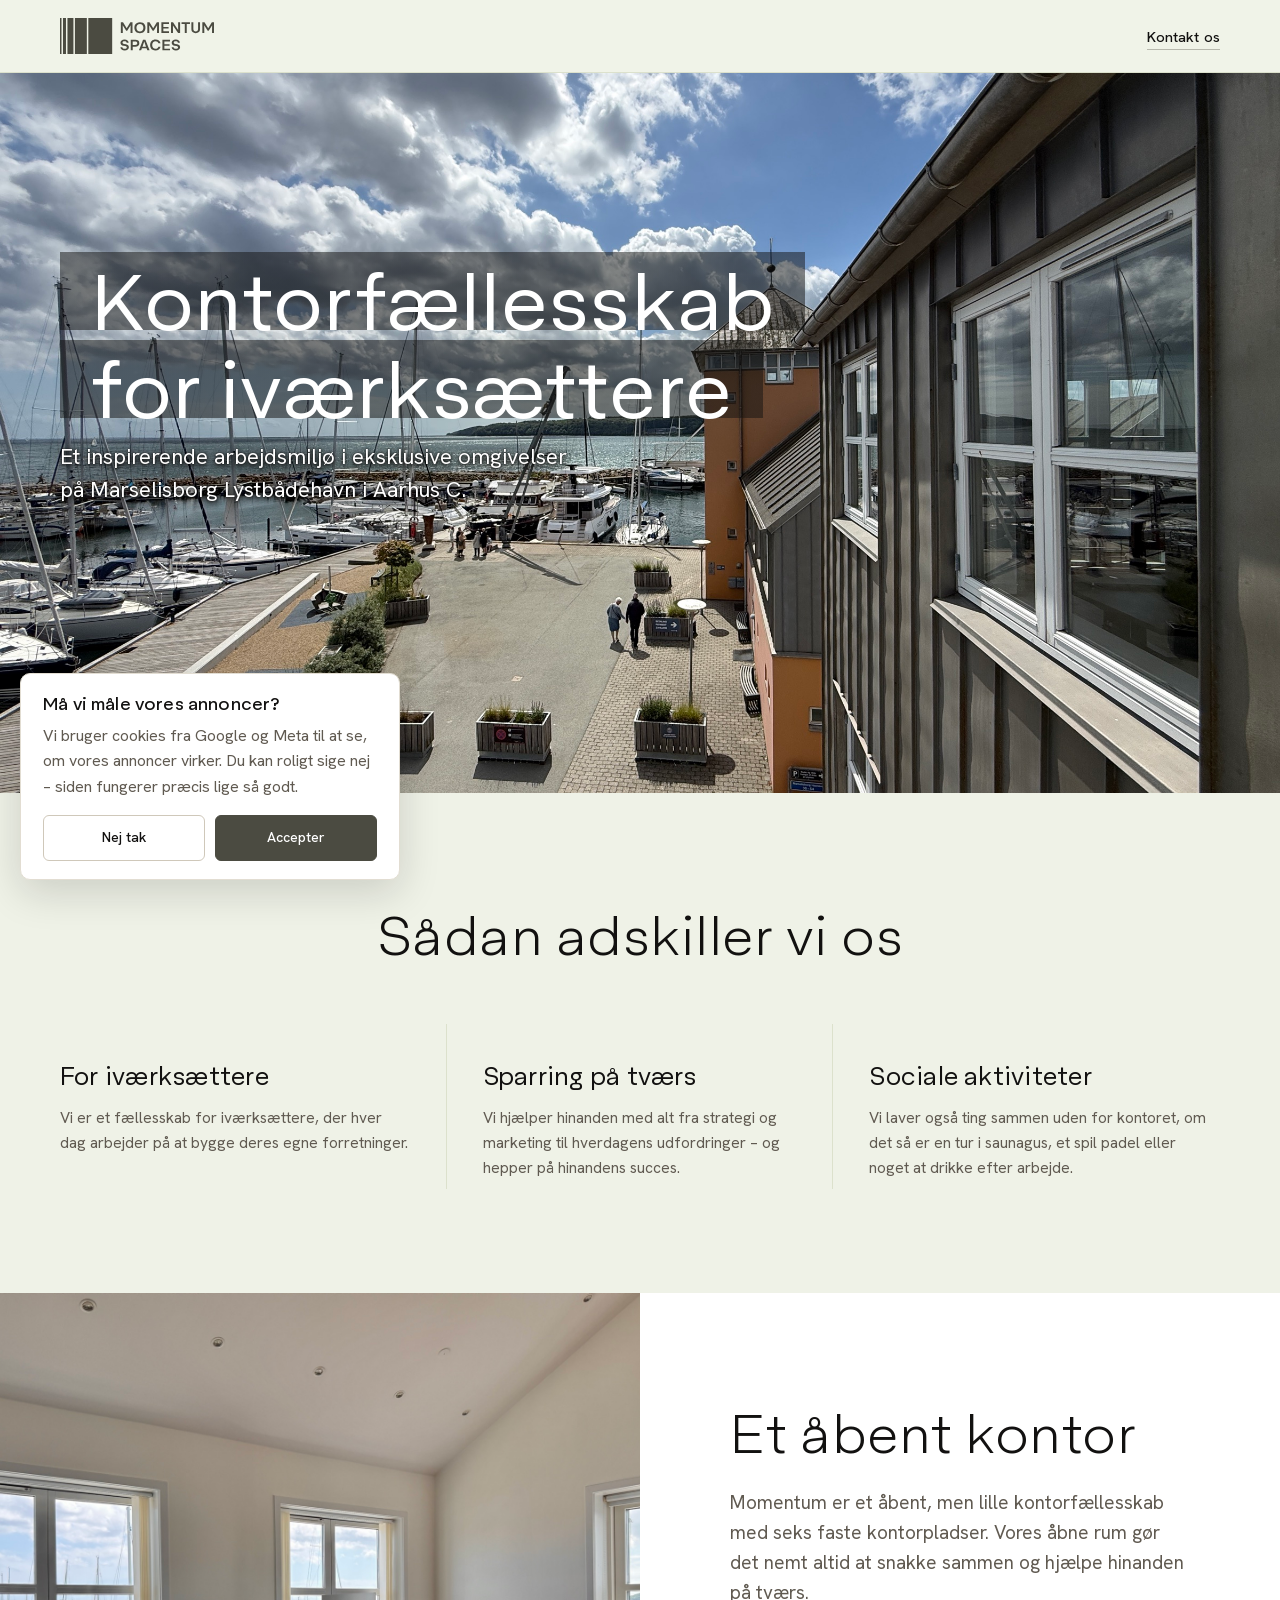
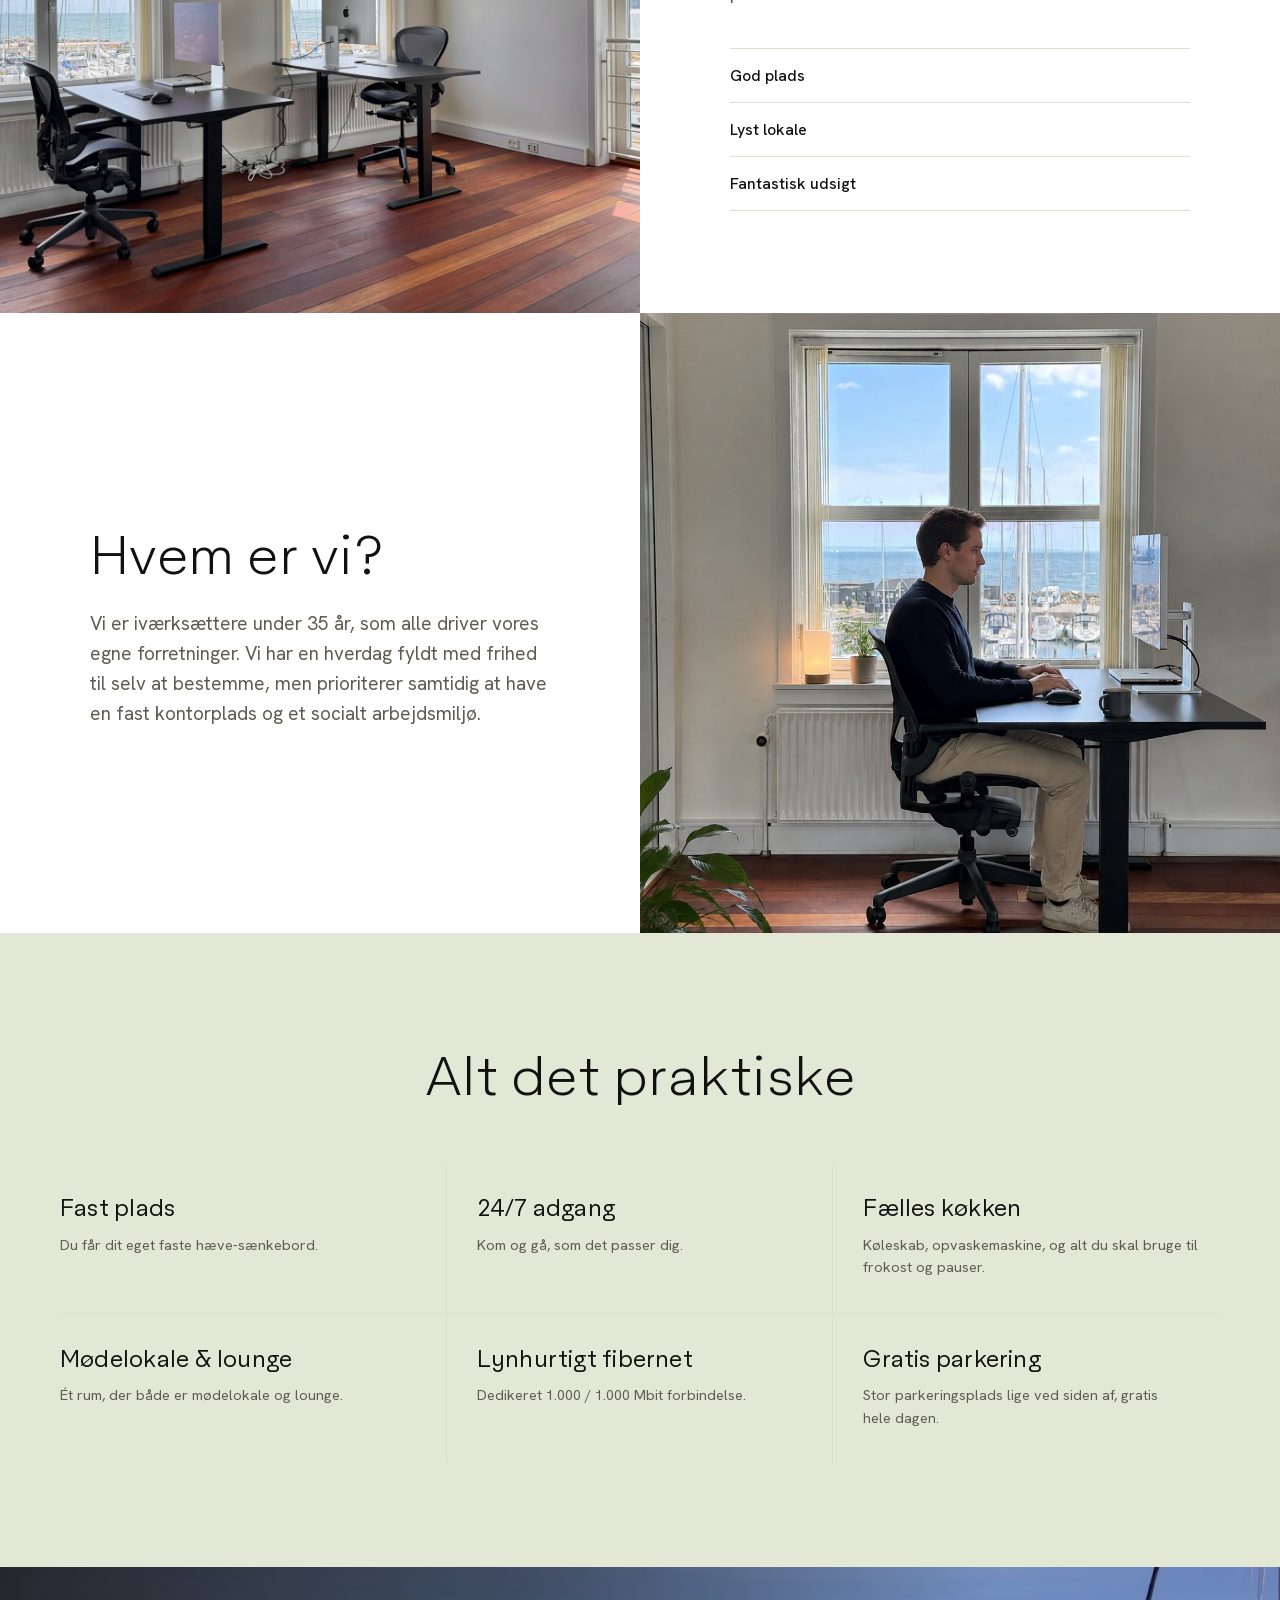
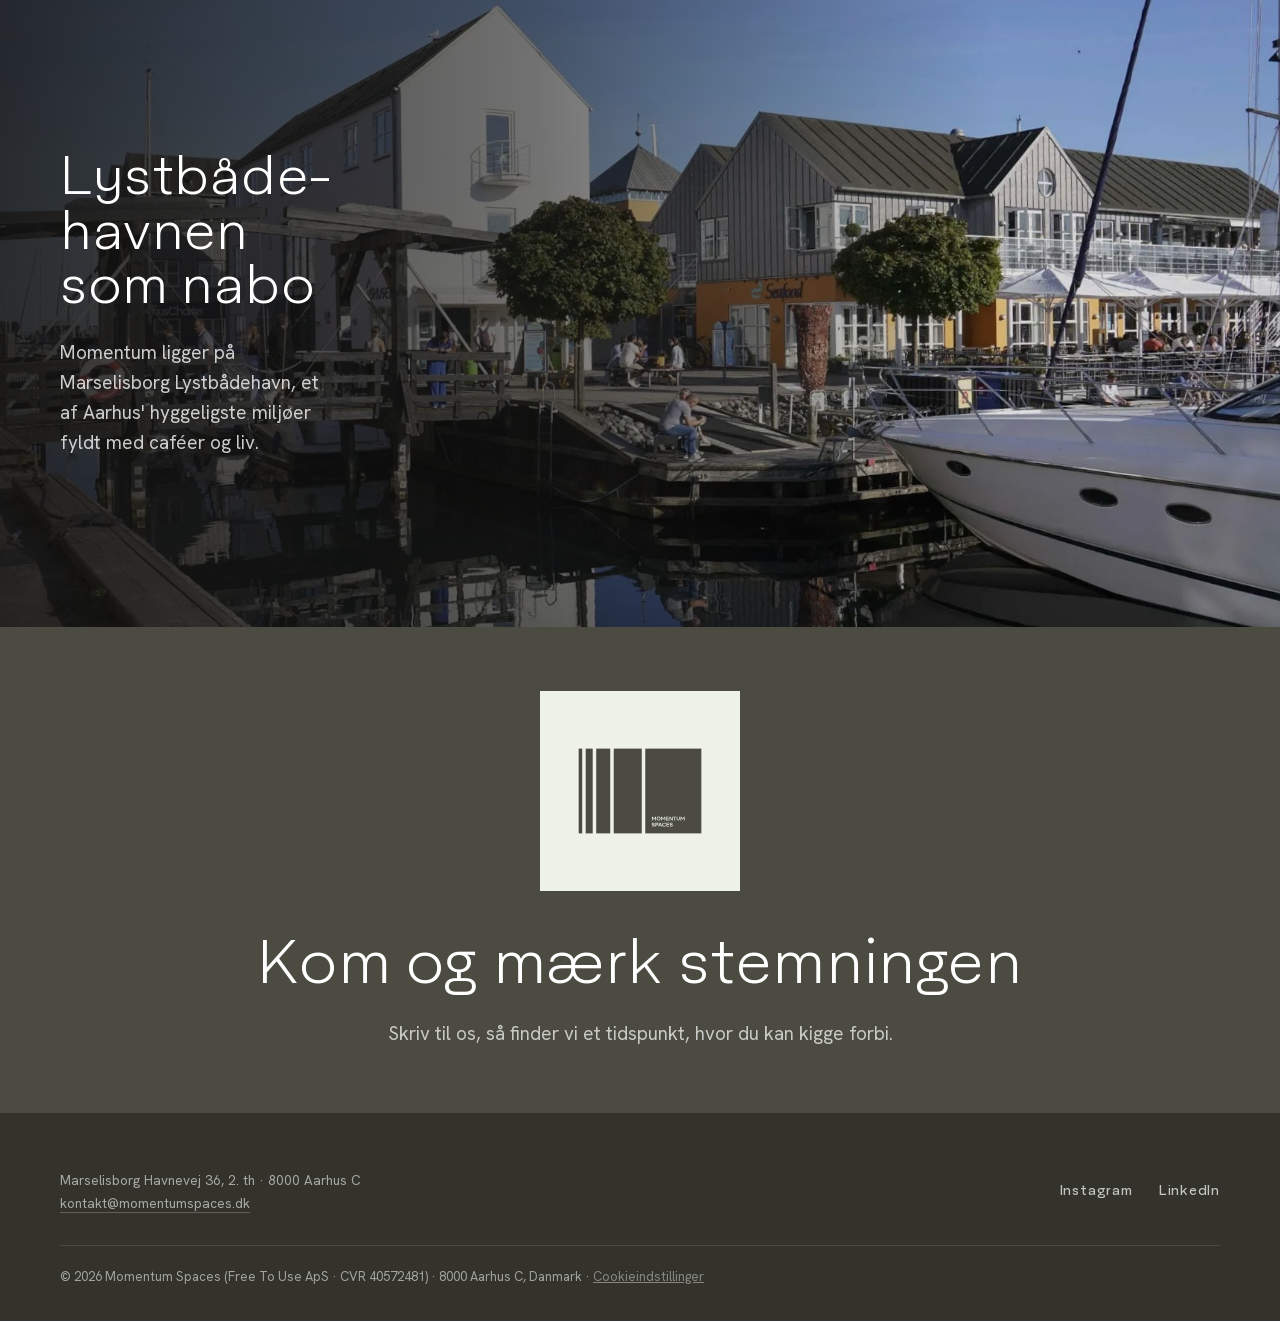
<file: index.html>
<!DOCTYPE html>
<html lang="da">
<head>
<meta charset="utf-8">
<meta name="viewport" content="width=device-width, initial-scale=1">

<title>Momentum Spaces · Kontorfællesskab for iværksættere i Aarhus C</title>
<meta name="description" content="Momentum er et lille, eksklusivt kontorfællesskab for iværksættere på Marselisborg Lystbådehavn i Aarhus C med seks faste pladser, fantastisk udsigt og et stærkt fællesskab.">
<link rel="canonical" href="https://momentumspaces.dk/">
<meta name="theme-color" content="#EFF2E7">

<!-- Domæneverifikation hos Meta — må ikke fjernes, ellers falder
     verifikationen ud, og annoncemålingen på iOS holder op med at virke. -->
<meta name="facebook-domain-verification" content="yc45fjtcq6cp957ixc5tddxun9imob" />

<!-- Open Graph / social sharing -->
<meta property="og:type" content="website">
<meta property="og:locale" content="da_DK">
<meta property="og:site_name" content="Momentum Spaces">
<meta property="og:title" content="Kontorfællesskab for iværksættere i Aarhus C">
<meta property="og:description" content="Et lille, eksklusivt kontorfællesskab for iværksættere på Marselisborg Lystbådehavn i Aarhus C.">
<meta property="og:url" content="https://momentumspaces.dk/">
<meta property="og:image" content="https://momentumspaces.dk/assets/img/og-image.jpg">
<meta property="og:image:width" content="1200">
<meta property="og:image:height" content="630">
<meta name="twitter:card" content="summary_large_image">

<link rel="icon" href="assets/img/favicon.svg" type="image/svg+xml">
<link rel="apple-touch-icon" href="assets/img/apple-touch-icon.png">

<link rel="preload" as="image" href="assets/photos/havnen.jpg" fetchpriority="high">
<link rel="stylesheet" href="assets/css/main.css?v=13">

<script type="application/ld+json">
{
  "@context": "https://schema.org",
  "@type": "LocalBusiness",
  "name": "Momentum Spaces",
  "alternateName": "Momentum",
  "legalName": "Free To Use ApS",
  "vatID": "DK40572481",
  "taxID": "40572481",
  "description": "Et lille, eksklusivt kontorfællesskab for iværksættere på Marselisborg Lystbådehavn i Aarhus C.",
  "url": "https://momentumspaces.dk/",
  "image": "https://momentumspaces.dk/assets/img/og-image.jpg",
  "sameAs": [
    "https://www.instagram.com/momentum.spaces",
    "https://www.linkedin.com/company/momentum-spaces",
    "https://www.wikidata.org/wiki/Q140676335",
    "https://www.crunchbase.com/organization/momentum-spaces",
    "https://www.f6s.com/momentum-spaces",
    "https://thehub.io/startups/momentum-spaces",
    "https://www.facebook.com/momentumspaces"
  ],
  "address": {
    "@type": "PostalAddress",
    "streetAddress": "Marselisborg Havnevej 36, 2. th",
    "postalCode": "8000",
    "addressLocality": "Aarhus C",
    "addressCountry": "DK"
  },
  "geo": {
    "@type": "GeoCoordinates",
    "latitude": 56.1386191,
    "longitude": 10.2158871
  }
}
</script>

<!-- Umami — privacy-venligt, cookieløst analytics (kræver ikke samtykke) -->
<script defer src="https://cloud.umami.is/script.js" data-website-id="ba3bad6b-c163-4bc9-8c1c-be259ec3c317"></script>

<!-- ============================================================
     Annoncemåling — Google Ads (Consent Mode v2, basic) + Meta Pixel.
     Begge tags indlæses FØRST, når brugeren aktivt har sagt ja.
     Siger brugeren nej, hentes intet fra hverken Google eller Meta,
     og der sættes ingen cookies. Umami ovenfor er cookieløst og
     kører altid.
     ============================================================ -->
<script>
(function () {
  /* --- 1) Consent-defaults skal sættes, før Google-tagget indlæses --- */
  window.dataLayer = window.dataLayer || [];
  window.gtag = function () { window.dataLayer.push(arguments); };
  gtag('consent', 'default', {
    ad_storage: 'denied',
    ad_user_data: 'denied',
    ad_personalization: 'denied',
    analytics_storage: 'denied',
    wait_for_update: 500
  });

  /* --- 2) UDSKIFT DISSE TO LINJER, når kontoen er oprettet ---------
     ADS_ID     : dit konto-id, fx 'AW-123456789'
     CONV_LABEL : konverterings-id/label, fx 'AW-123456789/AbC-D_efGh'
     Så længe der står X'er i værdierne, indlæses Google slet ikke,
     og banneret vises ikke. Siden kan altså ligge live imens.       */
  var ADS_ID     = 'AW-18233500939';
  var CONV_LABEL = 'AW-18233500939/6anhCLHnqtccEIvKtPZD';

  /* --- 2b) Meta Pixel (dataset-ID fra Events Manager) --------------
     Samme princip som Google: intet hentes fra Meta, før brugeren
     har trykket Accepter.                                          */
  var META_ID = '1738677483847168';

  var CONFIGURED = ADS_ID.indexOf('X') === -1;
  var STORE_KEY  = 'momentum-samtykke';
  var loaded     = false;
  var metaLoaded = false;

  function loadGoogleTag() {
    if (loaded || !CONFIGURED) return;
    loaded = true;
    var s = document.createElement('script');
    s.async = true;
    s.src = 'https://www.googletagmanager.com/gtag/js?id=' + ADS_ID;
    document.head.appendChild(s);
    gtag('js', new Date());
    gtag('config', ADS_ID);
  }

  function loadMetaPixel() {
    if (metaLoaded || META_ID.indexOf('X') !== -1) return;
    metaLoaded = true;
    /* Metas egen stub, men først oprettet efter samtykke */
    var n = window.fbq = function () {
      n.callMethod ? n.callMethod.apply(n, arguments) : n.queue.push(arguments);
    };
    if (!window._fbq) window._fbq = n;
    n.push = n; n.loaded = true; n.version = '2.0'; n.queue = [];
    var t = document.createElement('script');
    t.async = true;
    t.src = 'https://connect.facebook.net/en_US/fbevents.js';
    document.head.appendChild(t);
    fbq('init', META_ID);
    fbq('track', 'PageView');
  }

  function grant() {
    gtag('consent', 'update', {
      ad_storage: 'granted',
      ad_user_data: 'granted',
      ad_personalization: 'granted',
      analytics_storage: 'granted'
    });
    loadGoogleTag();
    loadMetaPixel();
  }

  /* Genskab tidligere valg ved næste besøg */
  var saved = null;
  try { saved = window.localStorage.getItem(STORE_KEY); } catch (e) {}
  if (saved === 'ja') grant();

  /* --- 3) Offentligt API, som resten af siden bruger -------------- */
  window.momentumConsent = {
    configured: CONFIGURED,
    saved: saved,
    accept: function () {
      try { window.localStorage.setItem(STORE_KEY, 'ja'); } catch (e) {}
      grant();
    },
    decline: function () {
      try { window.localStorage.setItem(STORE_KEY, 'nej'); } catch (e) {}
    },
    reset: function () {
      try { window.localStorage.removeItem(STORE_KEY); } catch (e) {}
    },
    /* Kaldes når nogen klikker på en mailadresse = vores konvertering */
    trackContact: function () {
      if (window.umami) { try { window.umami.track('kontakt-klik'); } catch (e) {} }
      if (loaded && CONV_LABEL.indexOf('X') === -1) {
        gtag('event', 'conversion', { send_to: CONV_LABEL });
      }
      if (metaLoaded && window.fbq) {
        try { fbq('track', 'Contact'); } catch (e) {}
      }
    }
  };
})();
</script>

<style>
/* Cookiebanner — matcher sidens palet, ingen eksterne afhængigheder */
.mw2-consent{position:fixed;left:20px;bottom:20px;z-index:9999;max-width:380px;
  background:var(--paper,#fff);color:var(--ink,#121110);border:1px solid var(--n-200,#E2DDD2);
  border-radius:10px;padding:22px 22px 18px;box-shadow:0 12px 40px rgba(18,17,16,.16);
  font-family:"Hanken Grotesk",system-ui,sans-serif;font-size:14.5px;line-height:1.55;
  opacity:0;transform:translateY(10px);transition:opacity .28s ease,transform .28s ease}
.mw2-consent[data-vis="1"]{opacity:1;transform:translateY(0)}
.mw2-consent h2{font-family:"Aktifo A","Hanken Grotesk",system-ui,sans-serif;
  font-size:17px;font-weight:500;margin:0 0 8px;letter-spacing:.01em}
.mw2-consent p{margin:0 0 16px;color:var(--n-600,#605A51)}
.mw2-consent-row{display:flex;gap:10px}
.mw2-consent button{flex:1 1 0;font:inherit;font-weight:500;font-size:14px;cursor:pointer;
  padding:11px 14px;border-radius:6px;transition:background .18s ease,border-color .18s ease}
.mw2-consent .mw2-consent-no{background:transparent;color:var(--ink,#121110);
  border:1px solid var(--n-300,#CFC8BA)}
.mw2-consent .mw2-consent-no:hover{background:var(--bone,#F7F5F0)}
.mw2-consent .mw2-consent-yes{background:var(--moss,#4B4B41);color:#fff;border:1px solid var(--moss,#4B4B41)}
.mw2-consent .mw2-consent-yes:hover{background:var(--moss-deep,#33332C);border-color:var(--moss-deep,#33332C)}
.mw2-consent button:active{transform:scale(.985)}
.mw2-consent-reopen{background:none;border:0;padding:0;font:inherit;font-size:inherit;
  color:inherit;opacity:.75;cursor:pointer;text-decoration:underline}
.mw2-consent-reopen:hover{opacity:1}
@media (max-width:560px){.mw2-consent{left:12px;right:12px;bottom:12px;max-width:none}}
@media (prefers-reduced-motion:reduce){.mw2-consent{transition:none}}
</style>
</head>

<body>

<header class="mw2-header">
  <div class="mw2-header-inner">
    <a class="mw2-brand" href="#top" aria-label="Momentum — til toppen">
      <img class="mw2-brand-logo" src="assets/img/logo-full-ink.svg" alt="Momentum Spaces">
    </a>
    <a class="mw2-header-cta" data-email href="#kontakt">Kontakt os</a>
  </div>
</header>

<main>

  <!-- HERO — full-bleed harbour photo -->
  <section class="mw2-hero" id="top">
    <div class="mw2-hero-grid">
      <div class="mw2-hero-top">
        <h1 class="mw2-hero-h1"><span class="mw2-mark">Kontorfællesskab<br>for iværksættere</span></h1>
      </div>
      <div class="mw2-hero-bottom">
        <p class="mw2-hero-lead">Et inspirerende arbejdsmiljø i eksklusive omgivelser<br>på Marselisborg Lystbådehavn i Aarhus C.</p>
      </div>
    </div>
  </section>

  <!-- PRINCIPPER — light band -->
  <section class="mw2-section" id="principper" style="background: var(--sage);">
    <div class="mw2-wrap">
      <div class="mw2-head mw2-head-center">
        <h2 class="mw2-h2">Sådan adskiller vi os</h2>
      </div>
      <div class="mw2-principles">
        <div class="mw2-principle">
          <h3 class="mw2-principle-t">For iværksættere</h3>
          <p class="mw2-principle-d">Vi er et fællesskab for iværksættere, der hver dag arbejder på at bygge deres egne forretninger.</p>
        </div>
        <div class="mw2-principle">
          <h3 class="mw2-principle-t">Sparring på tværs</h3>
          <p class="mw2-principle-d">Vi hjælper hinanden med alt fra strategi og marketing til hverdagens udfordringer – og hepper på hinandens succes.</p>
        </div>
        <div class="mw2-principle">
          <h3 class="mw2-principle-t">Sociale aktiviteter</h3>
          <p class="mw2-principle-d">Vi laver også ting sammen uden for kontoret, om det så er en tur i saunagus, et spil padel eller noget at drikke efter arbejde.</p>
        </div>
      </div>
    </div>
  </section>

  <!-- STEDET — split: photo left, text right -->
  <section class="mw2-split" id="lokaler">
    <div class="mw2-split-media">
      <img src="assets/photos/kontor-nyt.jpg" alt="Åbent kontor med skriveborde og udsigt over havnen" style="object-position: center 60%;" loading="lazy">
    </div>
    <div class="mw2-split-text mw2-split-paper">
      <h2 class="mw2-h2">Et åbent kontor</h2>
      <p class="mw2-lead">Momentum er et åbent, men lille kontorfællesskab med seks faste kontorpladser. Vores åbne rum gør det nemt altid at snakke sammen og hjælpe hinanden på tværs.</p>
      <ul class="mw2-facts">
        <li class="mw2-fact">God plads</li>
        <li class="mw2-fact">Lyst lokale</li>
        <li class="mw2-fact">Fantastisk udsigt</li>
      </ul>
    </div>
  </section>

  <!-- HVEM ER VI — split reverse: text left, photo right -->
  <section class="mw2-split mw2-split-reverse" id="hvem">
    <div class="mw2-split-text mw2-split-paper">
      <h2 class="mw2-h2">Hvem er vi?</h2>
      <p class="mw2-lead">Vi er iværksættere under 35 år, som alle driver vores egne forretninger. Vi har en hverdag fyldt med frihed til selv at bestemme, men prioriterer samtidig at have en fast kontorplads og et socialt arbejdsmiljø.</p>
    </div>
    <div class="mw2-split-media">
      <img src="assets/photos/hero-udsigt.jpg" alt="Udsigt over havnen fra kontoret" style="object-position: center 50%;" loading="lazy">
    </div>
  </section>

  <!-- AMENITIES — editorial table -->
  <section class="mw2-section" id="faciliteter" style="background: var(--sage-deep);">
    <div class="mw2-wrap">
      <div class="mw2-head mw2-head-center">
        <h2 class="mw2-h2">Alt det praktiske</h2>
      </div>
      <div class="mw2-amenities">
        <div class="mw2-amenity">
          <h3 class="mw2-amenity-t">Fast plads</h3>
          <p class="mw2-amenity-d">Du får dit eget faste hæve-sænkebord.</p>
        </div>
        <div class="mw2-amenity">
          <h3 class="mw2-amenity-t">24/7 adgang</h3>
          <p class="mw2-amenity-d">Kom og gå, som det passer dig.</p>
        </div>
        <div class="mw2-amenity">
          <h3 class="mw2-amenity-t">Fælles køkken</h3>
          <p class="mw2-amenity-d">Køleskab, opvaskemaskine, og alt du skal bruge til frokost og pauser.</p>
        </div>
        <div class="mw2-amenity">
          <h3 class="mw2-amenity-t">Mødelokale &amp; lounge</h3>
          <p class="mw2-amenity-d">Ét rum, der både er mødelokale og lounge.</p>
        </div>
        <div class="mw2-amenity">
          <h3 class="mw2-amenity-t">Lynhurtigt fibernet</h3>
          <p class="mw2-amenity-d">Dedikeret 1.000 / 1.000 Mbit forbindelse.</p>
        </div>
        <div class="mw2-amenity">
          <h3 class="mw2-amenity-t">Gratis parkering</h3>
          <p class="mw2-amenity-d">Stor parkeringsplads lige ved siden af, gratis hele dagen.</p>
        </div>
      </div>
    </div>
  </section>

  <!-- LOCATION — full-bleed harbour photo -->
  <section class="mw2-location" id="location">
    <img class="mw2-location-img" src="assets/photos/lystbaadehavnen.jpg" alt="Havnemiljøet på Marselisborg Lystbådehavn med restauranter, mennesker og både" loading="lazy">
    <div class="mw2-location-scrim"></div>
    <div class="mw2-location-inner">
      <div class="mw2-wrap">
        <div class="mw2-location-text">
          <h2 class="mw2-h2 mw2-h2-invert">Lystbåde&shy;havnen som nabo</h2>
          <p class="mw2-lead mw2-lead-invert">Momentum ligger på Marselisborg Lystbådehavn, et af Aarhus' hyggeligste miljøer fyldt med caféer og liv.</p>
        </div>
      </div>
    </div>
  </section>

  <!-- CTA — moss band with the square brand tile -->
  <section class="mw2-cta" id="kontakt">
    <img class="mw2-cta-logo" src="assets/img/logo-square.svg" alt="Momentum Spaces">
    <h2 class="mw2-cta-h2">Kom og mærk stemningen</h2>
    <p class="mw2-cta-p">Skriv til os, så finder vi et tidspunkt, hvor du kan kigge forbi.</p>
  </section>

</main>

<footer class="mw2-footer">
  <div class="mw2-wrap">
    <div class="mw2-footer-main">
      <div class="mw2-footer-brand">
        <div class="mw2-footer-addr">
          Marselisborg Havnevej 36, 2. th · 8000 Aarhus C<br>
          <a data-email="show" href="#kontakt">kontakt (at) momentumspaces.dk</a>
        </div>
      </div>
      <div class="mw2-footer-social">
        <a href="https://www.instagram.com/momentum.spaces" class="mw2-footer-soc" target="_blank" rel="noopener">Instagram</a>
        <a href="https://www.linkedin.com/company/momentum-spaces" class="mw2-footer-soc" target="_blank" rel="noopener">LinkedIn</a>
      </div>
    </div>
    <div class="mw2-footer-bottom">
      <span>© 2026 Momentum Spaces (Free To Use ApS · CVR 40572481) · 8000 Aarhus C, Danmark</span>
      <span class="mw2-consent-slot" hidden> · <button type="button" class="mw2-consent-reopen">Cookieindstillinger</button></span>
    </div>
  </div>
</footer>

<script>
/* Mailadressen samles først her i browseren, så simple spam-robotter,
   der blot læser sidens kildekode, ikke kan høste den. */
(function () {
  var a = ["kontakt", "momentumspaces.dk"].join("@");
  document.querySelectorAll("[data-email]").forEach(function (el) {
    el.setAttribute("href", "mailto:" + a);
    if (el.getAttribute("data-email") === "show") el.textContent = a;
    /* Klik på en mailadresse = en henvendelse. Registreres som konvertering. */
    el.addEventListener("click", function () {
      if (window.momentumConsent) window.momentumConsent.trackContact();
    });
  });
})();
</script>

<script>
/* Cookiebanner. Vises kun, hvis Google Ads faktisk er konfigureret,
   og kun indtil brugeren har taget stilling. Afvis og Accepter er
   lige fremtrædende, som Datatilsynet kræver. */
(function () {
  var c = window.momentumConsent;
  if (!c || !c.configured) return;

  var slot = document.querySelector(".mw2-consent-slot");
  if (slot) {
    slot.hidden = false;
    slot.querySelector(".mw2-consent-reopen").addEventListener("click", function () {
      c.reset();
      show();
    });
  }

  var box = null;

  function close() {
    if (!box) return;
    box.removeAttribute("data-vis");
    var el = box;
    box = null;
    setTimeout(function () { el.remove(); }, 300);
  }

  function show() {
    if (box) return;
    box = document.createElement("aside");
    box.className = "mw2-consent";
    box.setAttribute("role", "dialog");
    box.setAttribute("aria-label", "Cookies");
    box.innerHTML =
      '<h2>Må vi måle vores annoncer?</h2>' +
      '<p>Vi bruger cookies fra Google og Meta til at se, om vores annoncer virker. ' +
      'Du kan roligt sige nej – siden fungerer præcis lige så godt.</p>' +
      '<div class="mw2-consent-row">' +
        '<button type="button" class="mw2-consent-no">Nej tak</button>' +
        '<button type="button" class="mw2-consent-yes">Accepter</button>' +
      '</div>';
    document.body.appendChild(box);
    requestAnimationFrame(function () { box.setAttribute("data-vis", "1"); });

    box.querySelector(".mw2-consent-yes").addEventListener("click", function () {
      c.accept(); close();
    });
    box.querySelector(".mw2-consent-no").addEventListener("click", function () {
      c.decline(); close();
    });
  }

  if (!c.saved) show();
})();
</script>

</body>
</html>
</file>
<file: assets/css/main.css>
/* ============================================================
   Momentum — momentumspaces.dk
   Static build of the "Website v2" editorial design.
   Sections in source order:
     1) Self-hosted webfonts (Aktifo A display + Hanken Grotesk body)
     2) Design tokens + base type  (from colors_and_type.css)
     3) V2 layout                  (from styles-v2.css)
     4) Brand tile + static-site additions
   No JavaScript, no external CDNs.
   ============================================================ */

/* ---- 1a. Display / brand face: Aktifo A — self-hosted, weights 300/400/500 ---- */
@font-face { font-family:"Aktifo A"; src:url("../fonts/aktifo-a-light.ttf")  format("truetype"); font-weight:300; font-style:normal; font-display:swap; }
@font-face { font-family:"Aktifo A"; src:url("../fonts/aktifo-a-book.ttf")   format("truetype"); font-weight:400; font-style:normal; font-display:swap; }
@font-face { font-family:"Aktifo A"; src:url("../fonts/aktifo-a-medium.ttf") format("truetype"); font-weight:500; font-style:normal; font-display:swap; }

/* ---- 1b. Body / UI face: Hanken Grotesk — self-hosted woff2 (GDPR-safe, no Google) ---- */
@font-face { font-family:"Hanken Grotesk"; font-style:normal; font-weight:400; font-display:swap; src:url("../fonts/hanken-grotesk-400-latin-ext.woff2") format("woff2"); unicode-range:U+0100-02BA,U+02BD-02C5,U+02C7-02CC,U+02CE-02D7,U+02DD-02FF,U+0304,U+0308,U+0329,U+1D00-1DBF,U+1E00-1E9F,U+1EF2-1EFF,U+2020,U+20A0-20AB,U+20AD-20C0,U+2113,U+2C60-2C7F,U+A720-A7FF; }
@font-face { font-family:"Hanken Grotesk"; font-style:normal; font-weight:400; font-display:swap; src:url("../fonts/hanken-grotesk-400-latin.woff2") format("woff2"); unicode-range:U+0000-00FF,U+0131,U+0152-0153,U+02BB-02BC,U+02C6,U+02DA,U+02DC,U+0304,U+0308,U+0329,U+2000-206F,U+20AC,U+2122,U+2191,U+2193,U+2212,U+2215,U+FEFF,U+FFFD; }
@font-face { font-family:"Hanken Grotesk"; font-style:normal; font-weight:500; font-display:swap; src:url("../fonts/hanken-grotesk-500-latin-ext.woff2") format("woff2"); unicode-range:U+0100-02BA,U+02BD-02C5,U+02C7-02CC,U+02CE-02D7,U+02DD-02FF,U+0304,U+0308,U+0329,U+1D00-1DBF,U+1E00-1E9F,U+1EF2-1EFF,U+2020,U+20A0-20AB,U+20AD-20C0,U+2113,U+2C60-2C7F,U+A720-A7FF; }
@font-face { font-family:"Hanken Grotesk"; font-style:normal; font-weight:500; font-display:swap; src:url("../fonts/hanken-grotesk-500-latin.woff2") format("woff2"); unicode-range:U+0000-00FF,U+0131,U+0152-0153,U+02BB-02BC,U+02C6,U+02DA,U+02DC,U+0304,U+0308,U+0329,U+2000-206F,U+20AC,U+2122,U+2191,U+2193,U+2212,U+2215,U+FEFF,U+FFFD; }
@font-face { font-family:"Hanken Grotesk"; font-style:normal; font-weight:600; font-display:swap; src:url("../fonts/hanken-grotesk-600-latin-ext.woff2") format("woff2"); unicode-range:U+0100-02BA,U+02BD-02C5,U+02C7-02CC,U+02CE-02D7,U+02DD-02FF,U+0304,U+0308,U+0329,U+1D00-1DBF,U+1E00-1E9F,U+1EF2-1EFF,U+2020,U+20A0-20AB,U+20AD-20C0,U+2113,U+2C60-2C7F,U+A720-A7FF; }
@font-face { font-family:"Hanken Grotesk"; font-style:normal; font-weight:600; font-display:swap; src:url("../fonts/hanken-grotesk-600-latin.woff2") format("woff2"); unicode-range:U+0000-00FF,U+0131,U+0152-0153,U+02BB-02BC,U+02C6,U+02DA,U+02DC,U+0304,U+0308,U+0329,U+2000-206F,U+20AC,U+2122,U+2191,U+2193,U+2212,U+2215,U+FEFF,U+FFFD; }
@font-face { font-family:"Hanken Grotesk"; font-style:normal; font-weight:700; font-display:swap; src:url("../fonts/hanken-grotesk-700-latin-ext.woff2") format("woff2"); unicode-range:U+0100-02BA,U+02BD-02C5,U+02C7-02CC,U+02CE-02D7,U+02DD-02FF,U+0304,U+0308,U+0329,U+1D00-1DBF,U+1E00-1E9F,U+1EF2-1EFF,U+2020,U+20A0-20AB,U+20AD-20C0,U+2113,U+2C60-2C7F,U+A720-A7FF; }
@font-face { font-family:"Hanken Grotesk"; font-style:normal; font-weight:700; font-display:swap; src:url("../fonts/hanken-grotesk-700-latin.woff2") format("woff2"); unicode-range:U+0000-00FF,U+0131,U+0152-0153,U+02BB-02BC,U+02C6,U+02DA,U+02DC,U+0304,U+0308,U+0329,U+2000-206F,U+20AC,U+2122,U+2191,U+2193,U+2212,U+2215,U+FEFF,U+FFFD; }

/* ------------------------------------------------------------
   2. Design tokens + base type (from colors_and_type.css)
   ------------------------------------------------------------ */
:root {
  /* ---------- INK & PAPER (the brand is monochrome) ---------- */
  --ink:        #121110;   /* warm near-black — primary text & marks   */
  --ink-soft:   #2C2A27;   /* softened ink for large headlines          */
  --paper:      #FFFFFF;   /* pure white                                */
  --bone:       #F7F5F0;   /* warm off-white — default page background  */
  --bone-deep:  #EFEBE3;   /* slightly deeper warm panel                */

  /* ---------- WARM NEUTRAL SCALE (greige) ---------- */
  --n-50:  #F7F5F0;
  --n-100: #EEEAE2;
  --n-200: #E2DDD2;
  --n-300: #CFC8BA;
  --n-400: #ABA293;
  --n-500: #847C70;
  --n-600: #605A51;
  --n-700: #45413A;
  --n-800: #2C2A27;
  --n-900: #1A1917;

  /* ---------- ACCENT — warm sand / clay ----------
     INFERRED, not from the supplied logo (which is strictly B/W).
     Use sparingly: focus rings, the orbit dot, small highlights,
     active underlines. Never as a large fill.                  */
  --clay:        #B0855E;
  --clay-deep:   #8F6843;
  --clay-soft:   #E8DAC9;

  /* ---------- BRAND GREENS — from the 2026 logo ---------- */
  --moss:       #4B4B41;   /* deep olive — the logo mark & dark bands   */
  --moss-deep:  #33332C;   /* darker olive — footer                     */
  --sage:       #EFF2E7;   /* pale sage — logo background, light bands  */
  --sage-deep:  #E3E7D6;   /* deeper sage panel                         */
  --line-green: #DCE1CC;   /* hairlines on sage surfaces                */

  /* ---------- SEMANTIC SURFACES & TEXT ---------- */
  --bg:           var(--bone);
  --surface:      var(--paper);
  --surface-2:    var(--bone-deep);
  --fg1:          var(--ink);     /* primary text            */
  --fg2:          var(--n-600);   /* secondary text          */
  --fg3:          var(--n-500);   /* muted / captions        */
  --fg-invert:    var(--paper);   /* text on ink             */
  --line:         var(--n-200);   /* hairline borders        */
  --line-strong:  var(--n-300);
  --focus:        var(--moss);

  /* ---------- SEMANTIC STATUS (muted, restrained) ---------- */
  --ok:    #5B6E50;
  --warn:  #A8772E;
  --err:   #9C4A3C;

  /* ---------- TYPE FAMILIES ---------- */
  --font-display: "Aktifo A", "Futura", "Century Gothic", system-ui, sans-serif;
  --font-body:    "Hanken Grotesk", -apple-system, "Segoe UI", system-ui, sans-serif;
  --font-mono:    "IBM Plex Mono", ui-monospace, "SF Mono", Menlo, monospace;

  /* ---------- TYPE SCALE (1.250 major-third-ish, tuned) ---------- */
  --t-display: 4.5rem;   /* 72 — hero wordmark moments  */
  --t-h1:      3rem;     /* 48                          */
  --t-h2:      2.125rem; /* 34                          */
  --t-h3:      1.5rem;   /* 24                          */
  --t-h4:      1.1875rem;/* 19                          */
  --t-lead:    1.3125rem;/* 21 — intro paragraphs       */
  --t-body:    1rem;     /* 16                          */
  --t-small:   0.875rem; /* 14                          */
  --t-xs:      0.75rem;  /* 12 — labels / eyebrows      */

  /* ---------- TRACKING ---------- */
  --track-wordmark: 0.42em;  /* the MOMENTUM wordmark feel */
  --track-eyebrow:  0.26em;
  --track-display:  0.04em;
  --track-tight:   -0.01em;

  /* ---------- SPACING (8pt base, generous Scandinavian whitespace) ---------- */
  --sp-1: 4px;
  --sp-2: 8px;
  --sp-3: 12px;
  --sp-4: 16px;
  --sp-5: 24px;
  --sp-6: 32px;
  --sp-7: 48px;
  --sp-8: 64px;
  --sp-9: 96px;
  --sp-10: 128px;

  /* ---------- RADII (small — restrained, architectural) ---------- */
  --r-xs: 2px;
  --r-sm: 4px;
  --r-md: 8px;
  --r-lg: 14px;
  --r-pill: 999px;

  /* ---------- SHADOWS (soft, warm-tinted, low) ---------- */
  --shadow-sm: 0 1px 2px rgba(26, 25, 23, 0.05);
  --shadow-md: 0 4px 16px rgba(26, 25, 23, 0.07);
  --shadow-lg: 0 18px 48px rgba(26, 25, 23, 0.12);

  /* ---------- MOTION ---------- */
  --ease: cubic-bezier(0.22, 0.61, 0.36, 1); /* @kind other */  /* calm ease-out */
  --ease-soft: cubic-bezier(0.4, 0, 0.2, 1); /* @kind other */
  --dur-fast: 140ms; /* @kind other */
  --dur: 240ms; /* @kind other */
  --dur-slow: 420ms; /* @kind other */
}

/* ============================================================
   SEMANTIC ELEMENT STYLES
   ============================================================ */

.m-eyebrow {
  font-family: var(--font-display);
  font-weight: 500;
  font-size: var(--t-xs);
  letter-spacing: var(--track-eyebrow);
  text-transform: uppercase;
  color: var(--fg3);
}

.m-wordmark {
  font-family: var(--font-display);
  font-weight: 300;
  letter-spacing: var(--track-wordmark);
  text-transform: uppercase;
  color: var(--ink);
}

h1, .m-h1 {
  font-family: var(--font-display);
  font-weight: 300;
  font-size: var(--t-h1);
  line-height: 1.06;
  letter-spacing: var(--track-display);
  color: var(--fg1);
}

h2, .m-h2 {
  font-family: var(--font-display);
  font-weight: 300;
  font-size: var(--t-h2);
  line-height: 1.12;
  letter-spacing: var(--track-display);
  color: var(--fg1);
}

h3, .m-h3 {
  font-family: var(--font-display);
  font-weight: 500;
  font-size: var(--t-h3);
  line-height: 1.2;
  color: var(--fg1);
}

h4, .m-h4 {
  font-family: var(--font-body);
  font-weight: 600;
  font-size: var(--t-h4);
  line-height: 1.3;
  color: var(--fg1);
}

.m-lead {
  font-family: var(--font-body);
  font-weight: 400;
  font-size: var(--t-lead);
  line-height: 1.5;
  color: var(--fg2);
}

p, .m-body {
  font-family: var(--font-body);
  font-weight: 400;
  font-size: var(--t-body);
  line-height: 1.6;
  color: var(--fg2);
  text-wrap: pretty;
}

small, .m-small {
  font-family: var(--font-body);
  font-size: var(--t-small);
  line-height: 1.5;
  color: var(--fg3);
}

code, .m-mono {
  font-family: var(--font-mono);
  font-size: 0.9em;
  letter-spacing: -0.01em;
}

/* ------------------------------------------------------------
   3. V2 layout (from styles-v2.css; photo paths point to ../photos/)
   ------------------------------------------------------------ */
/* ============================================================
   Momentum — Website v2.0
   Editorial / fuldbredde-foto-retning. Mindre hvid, mere
   kontrast og rytme. Bygger på ../../colors_and_type.css.
   Klasser med prefix mw2- så de ikke kolliderer med v1.
   ============================================================ */

* { box-sizing: border-box; }
html, body { margin: 0; }
body {
  font-family: var(--font-body);
  color: var(--fg1);
  background: var(--paper);
}
.mw2-scroll { height: 100vh; overflow-y: auto; scroll-behavior: smooth; }

/* ---------- shared atoms ---------- */
.mw2-eyebrow {
  font-family: var(--font-display);
  font-weight: 500;
  font-size: 12px;
  letter-spacing: 0.26em;
  text-transform: uppercase;
  color: var(--clay-deep);
  margin: 0;
}
.mw2-eyebrow-light { color: var(--clay); }
.mw2-eyebrow-invert { color: rgba(255,255,255,0.62); }

.mw2-h2 {
  font-family: var(--font-display);
  font-weight: 300;
  font-size: clamp(32px, 4.4vw, 52px);
  line-height: 1.05;
  letter-spacing: 0.01em;
  color: var(--ink);
  margin: 16px 0 0;
}
.mw2-h2-invert { color: #fff; }
.mw2-lead {
  font-size: 19px;
  line-height: 1.58;
  color: var(--fg2);
  max-width: 46ch;
  margin: 22px 0 0;
}
.mw2-lead-invert { color: rgba(255,255,255,0.78); }

.mw2-wrap { max-width: 1240px; margin: 0 auto; padding-left: 40px; padding-right: 40px; }

/* ---------- header (over hero, transparent → solid) ---------- */
.mw2-header {
  position: sticky; top: 0; z-index: 60;
  background: rgba(239,242,231,0.92);
  backdrop-filter: blur(14px) saturate(1.1);
  border-bottom: 1px solid var(--line-green);
}
.mw2-header-inner {
  max-width: 1240px; margin: 0 auto;
  padding: 18px 40px;
  display: flex; align-items: center; gap: 28px;
}
.mw2-brand { display: flex; align-items: center; text-decoration: none; }
.mw2-brand-logo { height: 36px; display: block; }
.mw2-header-cta {
  margin-left: auto;
  font-family: var(--font-body);
  font-size: 14.5px; font-weight: 500; letter-spacing: 0.01em;
  text-decoration: none; color: var(--ink); white-space: nowrap;
  position: relative; padding: 4px 0;
}
.mw2-header-cta::after {
  content: ""; position: absolute; left: 0; bottom: 0;
  width: 100%; height: 1px; background: rgba(75,75,65,0.35);
  transition: background var(--dur) var(--ease);
}
.mw2-header-cta:hover { color: var(--ink); }
.mw2-header-cta:hover::after { background: var(--moss); }

/* ---------- hero (full-bleed harbour photo, light, with text panel) ---------- */
.mw2-hero {
  position: relative;
  height: 80vh; min-height: 560px;
  overflow: hidden;
  background: var(--bone-deep) url("../photos/havnen.jpg") center 50% / cover no-repeat;
}
.mw2-hero-grid {
  position: relative; z-index: 2;
  height: 100%;
  max-width: 1240px; margin: 0 auto; padding: 0 40px;
  display: grid;
  grid-template-rows: 50% 50%;
}
.mw2-hero-top { align-self: end; padding-bottom: 0; margin-bottom: -8px; }
.mw2-hero-bottom { align-self: start; padding-top: 0; }
.mw2-hero-h1 {
  font-family: var(--font-display);
  font-weight: 400;
  font-size: clamp(42px, 6vw, 80px);
  line-height: 1.14;
  letter-spacing: 0.004em;
  margin: 0;
  text-align: left;
}
.mw2-hero-lead {
  font-size: clamp(18px, 1.7vw, 22px);
  line-height: 1.5;
  color: #fff;
  max-width: none;
  margin: 8px 0 0;
  text-align: left;
  text-shadow: 0 2px 4px rgba(18,17,16,0.95), 0 2px 11px rgba(18,17,16,0.85), 0 1px 24px rgba(18,17,16,0.8), 0 0 2px rgba(18,17,16,0.85);
}
/* per-line highlighter bands hugging each line's length (heading only) */
.mw2-mark {
  -webkit-box-decoration-break: clone;
  box-decoration-break: clone;
  color: #fff;
  background-image: linear-gradient(rgba(18,17,16,0.5), rgba(18,17,16,0.5));
  background-repeat: no-repeat;
  background-size: 100% 1.02em;
  background-position: 0 0;
  padding: 0.24em 0.4em 0 0.4em;
}

/* ---------- principper — light band (bone), hairline-divided columns ---------- */
.mw2-ink {
  background: var(--ink); color: #fff;
}
.mw2-section { padding: 104px 0; }
.mw2-section-tight { padding: 88px 0; }
.mw2-head { margin-bottom: 56px; max-width: 30ch; }
.mw2-head-center { margin-left: auto; margin-right: auto; text-align: center; max-width: 640px; }
.mw2-head-wide { max-width: none; }
.mw2-head-wide .mw2-h2 { font-size: clamp(28px, 3.4vw, 44px); }

.mw2-principles {
  display: grid; grid-template-columns: repeat(3, 1fr); gap: 0;
}
.mw2-principle {
  padding: 40px 36px 8px 0;
  border-right: 1px solid var(--line-green);
}
.mw2-principle:last-child { border-right: none; padding-right: 0; }
.mw2-principle:not(:first-child) { padding-left: 36px; }
.mw2-principle-num {
  font-family: var(--font-display); font-weight: 300;
  font-size: 15px; letter-spacing: 0.18em; color: var(--clay); margin-bottom: 26px;
}
.mw2-principle-t {
  font-family: var(--font-display); font-weight: 400;
  font-size: 24px; letter-spacing: 0.01em; color: var(--ink); margin: 0 0 14px;
}
.mw2-principle-d { font-size: 15.5px; line-height: 1.6; color: var(--fg2); margin: 0; }

/* ---------- split (image + text, edge to edge) ---------- */
.mw2-split {
  display: grid; grid-template-columns: 1fr 1fr; align-items: stretch; min-height: 620px;
}
.mw2-split-media { position: relative; overflow: hidden; min-height: 420px; background: var(--bone-deep); }
.mw2-split-media img { position: absolute; inset: 0; width: 100%; height: 100%; object-fit: cover; }
.mw2-split-text {
  display: flex; flex-direction: column; justify-content: center;
  padding: 96px clamp(40px, 7vw, 104px);
  /* text on the right half: align its outer (right) edge to the page grid */
  padding-right: max(clamp(40px, 7vw, 104px), calc((100vw - 1240px) / 2 + 40px));
}
/* text on the left half (reverse split): align its outer (left) edge to the page grid */
.mw2-split-reverse .mw2-split-text {
  padding-left: max(clamp(40px, 7vw, 104px), calc((100vw - 1240px) / 2 + 40px));
  padding-right: clamp(40px, 7vw, 104px);
}
.mw2-split-bone { background: var(--bone); }
.mw2-split-paper { background: var(--paper); }
.mw2-split-deep { background: var(--bone-deep); }

.mw2-facts { list-style: none; padding: 0; margin: 40px 0 0; display: flex; flex-direction: column; }
.mw2-fact {
  display: flex; align-items: center; gap: 16px;
  padding: 16px 0; border-top: 1px solid var(--line-green);
  font-size: 16px; font-weight: 500; color: var(--ink);
}
.mw2-fact:last-child { border-bottom: 1px solid var(--line-green); }

/* ---------- amenities — editorial table ---------- */
.mw2-amenities {
  display: grid; grid-template-columns: repeat(3, 1fr);
}
.mw2-amenity {
  padding: 34px 30px 34px 0;
  border-bottom: 1px solid var(--line-green);
  border-right: 1px solid var(--line-green);
}
.mw2-amenity:nth-child(3n) { border-right: none; padding-right: 0; }
.mw2-amenity:nth-child(n+4) { border-bottom: none; }
.mw2-amenity:not(:nth-child(3n)) { padding-right: 30px; }
.mw2-amenity:not(:nth-child(3n+1)) { padding-left: 30px; }
.mw2-amenity-num {
  font-family: var(--font-mono); font-size: 12px; letter-spacing: 0.1em;
  color: var(--clay-deep); margin-bottom: 18px;
}
.mw2-amenity-t {
  font-family: var(--font-display); font-weight: 400; font-size: 22px;
  letter-spacing: 0.01em; color: var(--ink); margin: 0 0 10px;
}
.mw2-amenity-d { font-size: 14.5px; line-height: 1.55; color: var(--fg2); margin: 0; }

/* ---------- location — full-bleed image with text card ---------- */
.mw2-location {
  position: relative; min-height: 660px; display: flex; align-items: center;
  overflow: hidden; background: var(--ink);
}
.mw2-location-img {
  position: absolute; inset: 0; width: 100%; height: 100%;
  object-fit: cover; object-position: center 45%; z-index: 0;
}
.mw2-location-scrim {
  position: absolute; inset: 0; z-index: 1;
  background: linear-gradient(90deg, rgba(18,17,16,0.86) 0%, rgba(18,17,16,0.58) 42%, rgba(18,17,16,0.12) 78%);
}
.mw2-location-inner { position: relative; z-index: 2; width: 100%; }
.mw2-location-text { max-width: 30ch; }

/* ---------- CTA band ---------- */
.mw2-cta {
  background: var(--moss); color: #fff; text-align: center;
  min-height: 52vh;
  display: flex; flex-direction: column; align-items: center; justify-content: center;
  padding: 64px 40px;
  position: relative; overflow: hidden;
}
.mw2-cta-h2 {
  font-family: var(--font-display); font-weight: 300;
  font-size: clamp(34px, 5vw, 60px); line-height: 1.04; letter-spacing: 0.01em;
  margin: 0; color: #fff;
}
.mw2-cta-p { color: rgba(255,255,255,0.7); font-size: 19px; line-height: 1.55; margin: 22px auto 0; max-width: 52ch; }

/* ---------- footer ---------- */
.mw2-footer { background: var(--moss-deep); color: rgba(255,255,255,0.7); padding: 56px 0 36px; }
.mw2-footer-main {
  display: flex; align-items: center; justify-content: space-between; gap: 40px; flex-wrap: wrap;
  padding-bottom: 30px; border-bottom: 1px solid rgba(255,255,255,0.12);
}
.mw2-footer-addr { font-size: 13.5px; line-height: 1.7; color: rgba(255,255,255,0.58); }
.mw2-footer-social { display: flex; gap: 26px; align-items: center; flex-wrap: wrap; }
.mw2-footer-soc {
  font-family: var(--font-display); font-weight: 500; font-size: 13px; letter-spacing: 0.06em;
  color: rgba(255,255,255,0.7); text-decoration: none; transition: color var(--dur) var(--ease);
}
.mw2-footer-soc:hover { color: #fff; }
.mw2-footer-bottom { padding-top: 22px; font-size: 13px; color: rgba(255,255,255,0.55); }

/* ---------- anchor offset ---------- */
.mw2-section, .mw2-split, .mw2-location, [id="kontakt"] { scroll-margin-top: 80px; }

/* ---------- responsive ---------- */
@media (max-width: 900px) {
  .mw2-split { grid-template-columns: 1fr; min-height: 0; }
  .mw2-split-media { min-height: 340px; aspect-ratio: 4 / 3; }
  /* stacked: keep the text closer to its own photo above than to the next section */
  .mw2-split-text { padding: 36px 40px 72px; }
  /* cancel the desktop grid-alignment longhands (higher specificity than the
     shorthand above), so the gutter matches mw2-wrap's 40px when stacked */
  .mw2-split-text, .mw2-split-reverse .mw2-split-text { padding-left: 40px; padding-right: 40px; }
  .mw2-split-text .mw2-h2 { margin-top: 0; }
  .mw2-split-reverse .mw2-split-media { order: -1; }
  .mw2-principles { grid-template-columns: 1fr; }
  .mw2-principle { border-right: none; border-bottom: 1px solid var(--line-green); padding: 32px 0; }
  .mw2-principle:not(:first-child) { padding-left: 0; }
  .mw2-principle:last-child { border-bottom: none; }
  .mw2-amenities { grid-template-columns: 1fr; }
  .mw2-amenity, .mw2-amenity:nth-child(3n), .mw2-amenity:not(:nth-child(3n)), .mw2-amenity:not(:nth-child(3n+1)) {
    border-right: none; padding: 26px 0;
  }
  /* stacked list: a divider between every item, none after the last */
  .mw2-amenity:nth-child(n+4) { border-bottom: 1px solid var(--line-green); }
  .mw2-amenity:last-child { border-bottom: none; }
  /* tighter sections on small screens */
  .mw2-section { padding: 64px 0; }
  .mw2-head { margin-bottom: 28px; }
  /* "Alt det praktiske": left-aligned instead of centered */
  .mw2-head-center { margin-left: 0; margin-right: 0; text-align: left; max-width: none; }
  .mw2-location { min-height: 0; padding: 80px 0; }
  .mw2-location-scrim { background: linear-gradient(180deg, rgba(18,17,16,0.55) 0%, rgba(18,17,16,0.8) 100%); }
  .mw2-footer-main { flex-direction: column; align-items: flex-start; gap: 24px; }
}
/* ============================================================
   4. Brand tile — the square logo on the CTA band
   ============================================================ */
.mw2-cta-logo { width: 200px; height: 200px; display: block; margin: 0 auto 44px; }
@media (max-width: 560px) { .mw2-cta-logo { width: 140px; height: 140px; margin-bottom: 32px; } }

/* ---- Static-site additions (no JavaScript needed) ---- */
html { scroll-behavior: smooth; }
img { display: block; }
/* Never let a long word force horizontal overflow on small screens */
body { overflow-wrap: break-word; }
/* …but never break headings mid-word: Chrome's break-word otherwise wins over the
   soft hyphen in "Lystbåde­havnen" and splits without a hyphen. Headings may only
   break at spaces and soft hyphens. */
h1, h2, h3 { overflow-wrap: normal; }

/* Footer email rendered as a real mailto link, styled to match the address */
.mw2-footer-addr a { color: inherit; text-decoration: none; border-bottom: 1px solid rgba(255,255,255,0.22); transition: color var(--dur) var(--ease), border-color var(--dur) var(--ease); }
.mw2-footer-addr a:hover { color: #fff; border-color: rgba(255,255,255,0.55); }

/* A little more breathing room on small phones */
@media (max-width: 560px) {
  .mw2-wrap { padding-left: 24px; padding-right: 24px; }
  .mw2-header-inner { padding-left: 24px; padding-right: 24px; }
  /* split-section text ("Et åbent kontor", "Hvem er vi?") lines up with the 24px gutter */
  .mw2-split-text, .mw2-split-reverse .mw2-split-text { padding-left: 24px; padding-right: 24px; }
  /* Hero: the design's mobile rule double-pads the text, and a long word
     ("Kontorfællesskab") can stretch the grid column and get clipped. Reset to
     one clean gutter, cap the column width, and scale the headline to fit. */
  .mw2-hero { padding: 0; }
  .mw2-hero-grid { padding: 0 24px; grid-template-columns: minmax(0, 1fr); }
  .mw2-hero-h1 { font-size: clamp(28px, 8vw, 44px); }
  /* on small screens the type is smaller, so skip the extra downward nudge */
  .mw2-hero-top { margin-bottom: 0; }
  /* the lead's desktop line break: let narrow screens wrap naturally instead */
  .mw2-hero-lead br { display: none; }
}

/* Honour reduced-motion: no smooth scrolling */
@media (prefers-reduced-motion: reduce) {
  html { scroll-behavior: auto; }
}
</file>
